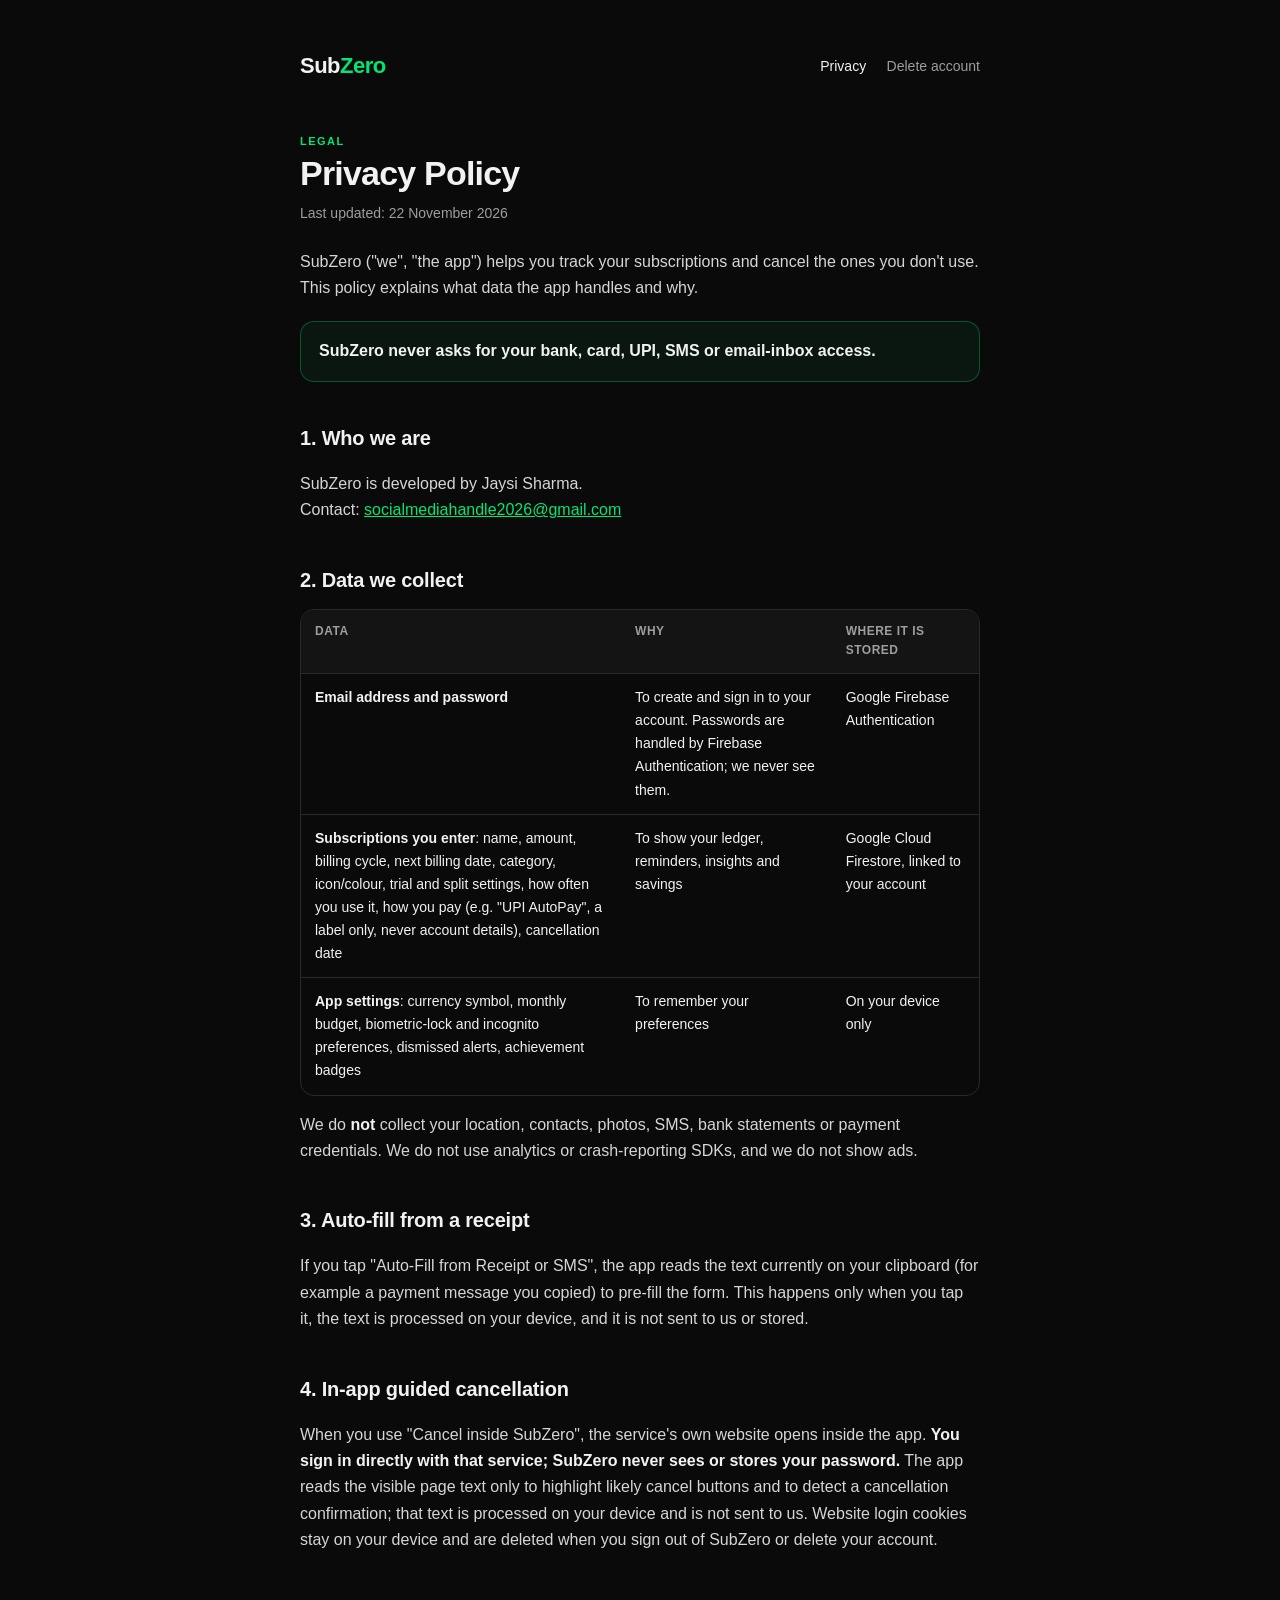
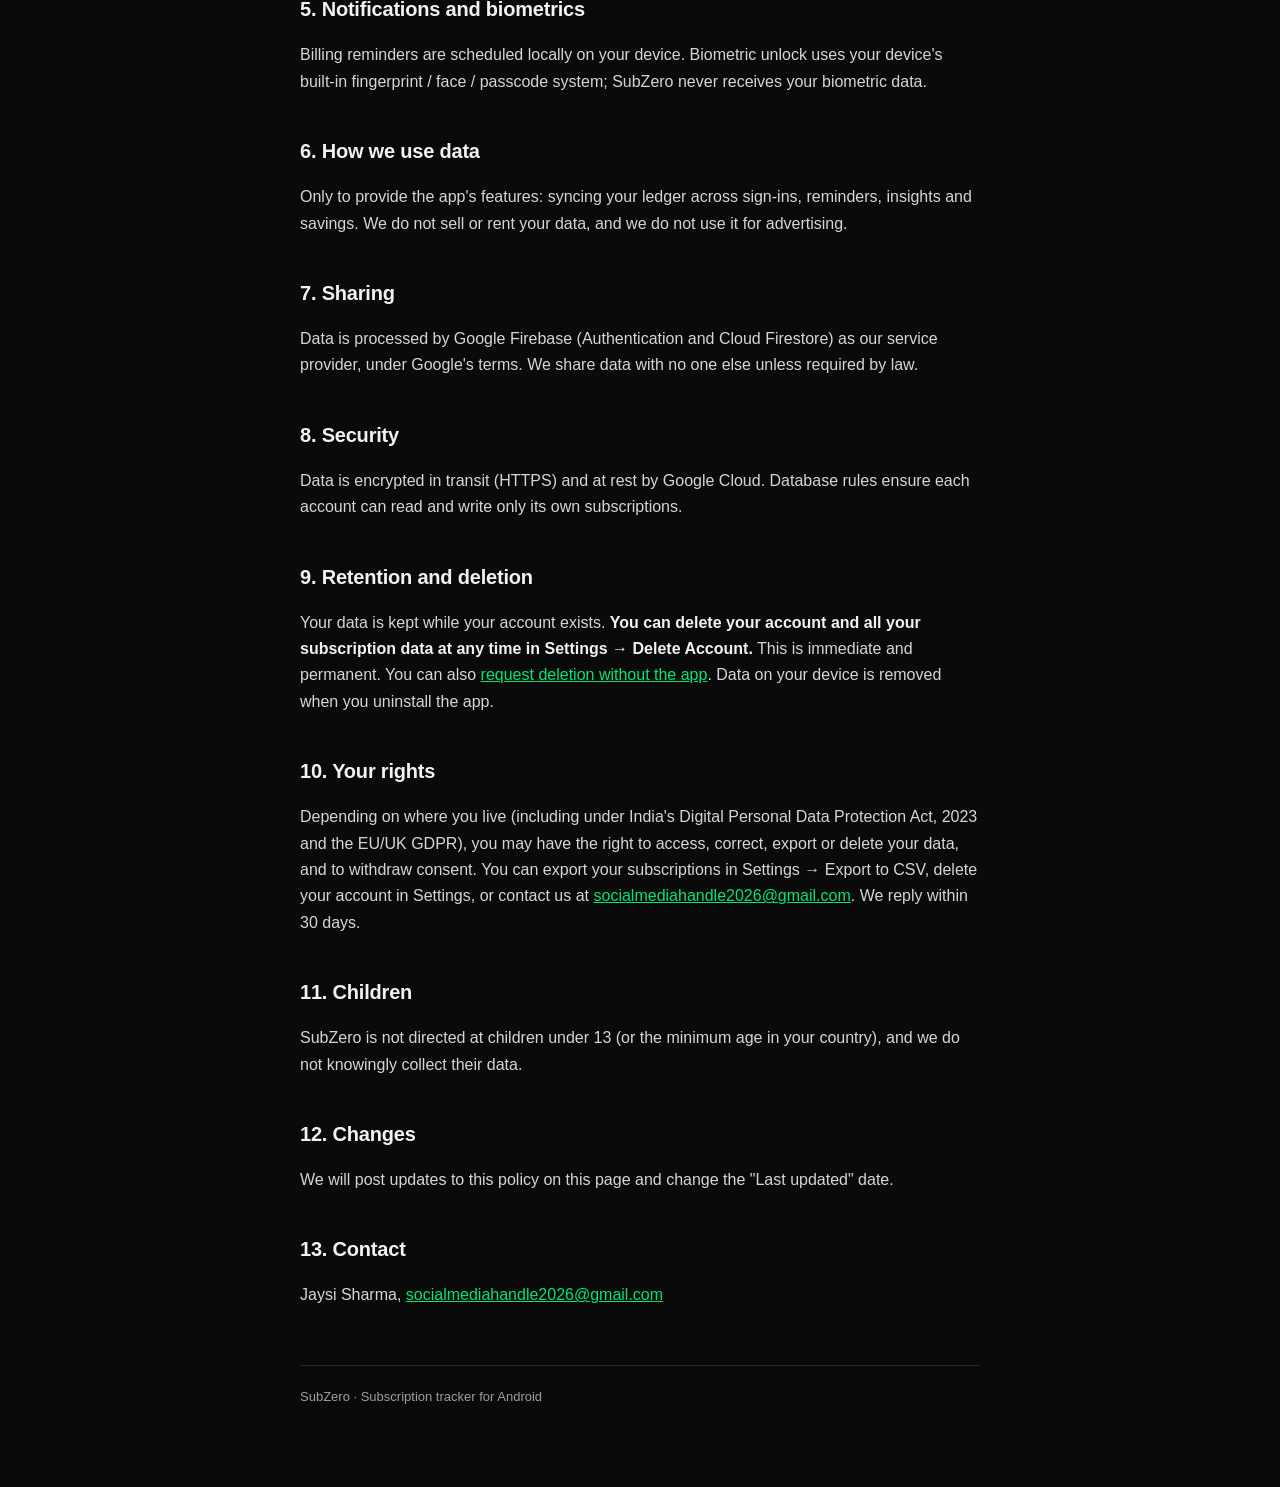
<file: index.html>
<!doctype html>
<html lang="en">
<head>
  <meta charset="utf-8">
  <meta name="viewport" content="width=device-width, initial-scale=1">
  <title>SubZero Privacy Policy</title>
  <meta name="description" content="How the SubZero subscription tracker app handles your data.">
  <link rel="stylesheet" href="style.css">
</head>
<body>
<main>
  <nav>
    <a class="brand" href="./">Sub<span>Zero</span></a>
    <div class="links">
      <a href="./" aria-current="page">Privacy</a>
      <a href="delete-account.html">Delete account</a>
    </div>
  </nav>

  <p class="eyebrow">Legal</p>
  <h1>Privacy Policy</h1>
  <p class="updated">Last updated: 22 November 2026</p>

  <p>SubZero ("we", "the app") helps you track your subscriptions and cancel the ones you don't use. This policy explains what data the app handles and why.</p>
  <div class="callout"><strong>SubZero never asks for your bank, card, UPI, SMS or email-inbox access.</strong></div>

  <h2>1. Who we are</h2>
  <p>SubZero is developed by Jaysi Sharma.<br>
  Contact: <a href="mailto:socialmediahandle2026@gmail.com">socialmediahandle2026@gmail.com</a></p>

  <h2>2. Data we collect</h2>
  <div class="table-wrap">
    <table>
      <thead><tr><th>Data</th><th>Why</th><th>Where it is stored</th></tr></thead>
      <tbody>
        <tr>
          <td><strong>Email address and password</strong></td>
          <td>To create and sign in to your account. Passwords are handled by Firebase Authentication; we never see them.</td>
          <td>Google Firebase Authentication</td>
        </tr>
        <tr>
          <td><strong>Subscriptions you enter</strong>: name, amount, billing cycle, next billing date, category, icon/colour, trial and split settings, how often you use it, how you pay (e.g. "UPI AutoPay", a label only, never account details), cancellation date</td>
          <td>To show your ledger, reminders, insights and savings</td>
          <td>Google Cloud Firestore, linked to your account</td>
        </tr>
        <tr>
          <td><strong>App settings</strong>: currency symbol, monthly budget, biometric-lock and incognito preferences, dismissed alerts, achievement badges</td>
          <td>To remember your preferences</td>
          <td>On your device only</td>
        </tr>
      </tbody>
    </table>
  </div>
  <p>We do <strong>not</strong> collect your location, contacts, photos, SMS, bank statements or payment credentials. We do not use analytics or crash-reporting SDKs, and we do not show ads.</p>

  <h2>3. Auto-fill from a receipt</h2>
  <p>If you tap "Auto-Fill from Receipt or SMS", the app reads the text currently on your clipboard (for example a payment message you copied) to pre-fill the form. This happens only when you tap it, the text is processed on your device, and it is not sent to us or stored.</p>

  <h2>4. In-app guided cancellation</h2>
  <p>When you use "Cancel inside SubZero", the service's own website opens inside the app. <strong>You sign in directly with that service; SubZero never sees or stores your password.</strong> The app reads the visible page text only to highlight likely cancel buttons and to detect a cancellation confirmation; that text is processed on your device and is not sent to us. Website login cookies stay on your device and are deleted when you sign out of SubZero or delete your account.</p>

  <h2>5. Notifications and biometrics</h2>
  <p>Billing reminders are scheduled locally on your device. Biometric unlock uses your device's built-in fingerprint / face / passcode system; SubZero never receives your biometric data.</p>

  <h2>6. How we use data</h2>
  <p>Only to provide the app's features: syncing your ledger across sign-ins, reminders, insights and savings. We do not sell or rent your data, and we do not use it for advertising.</p>

  <h2>7. Sharing</h2>
  <p>Data is processed by Google Firebase (Authentication and Cloud Firestore) as our service provider, under Google's terms. We share data with no one else unless required by law.</p>

  <h2>8. Security</h2>
  <p>Data is encrypted in transit (HTTPS) and at rest by Google Cloud. Database rules ensure each account can read and write only its own subscriptions.</p>

  <h2>9. Retention and deletion</h2>
  <p>Your data is kept while your account exists. <strong>You can delete your account and all your subscription data at any time in Settings → Delete Account.</strong> This is immediate and permanent. You can also <a href="delete-account.html">request deletion without the app</a>. Data on your device is removed when you uninstall the app.</p>

  <h2>10. Your rights</h2>
  <p>Depending on where you live (including under India's Digital Personal Data Protection Act, 2023 and the EU/UK GDPR), you may have the right to access, correct, export or delete your data, and to withdraw consent. You can export your subscriptions in Settings → Export to CSV, delete your account in Settings, or contact us at <a href="mailto:socialmediahandle2026@gmail.com">socialmediahandle2026@gmail.com</a>. We reply within 30 days.</p>

  <h2>11. Children</h2>
  <p>SubZero is not directed at children under 13 (or the minimum age in your country), and we do not knowingly collect their data.</p>

  <h2>12. Changes</h2>
  <p>We will post updates to this policy on this page and change the "Last updated" date.</p>

  <h2>13. Contact</h2>
  <p>Jaysi Sharma, <a href="mailto:socialmediahandle2026@gmail.com">socialmediahandle2026@gmail.com</a></p>

  <footer>SubZero · Subscription tracker for Android</footer>
</main>
</body>
</html>
</file>
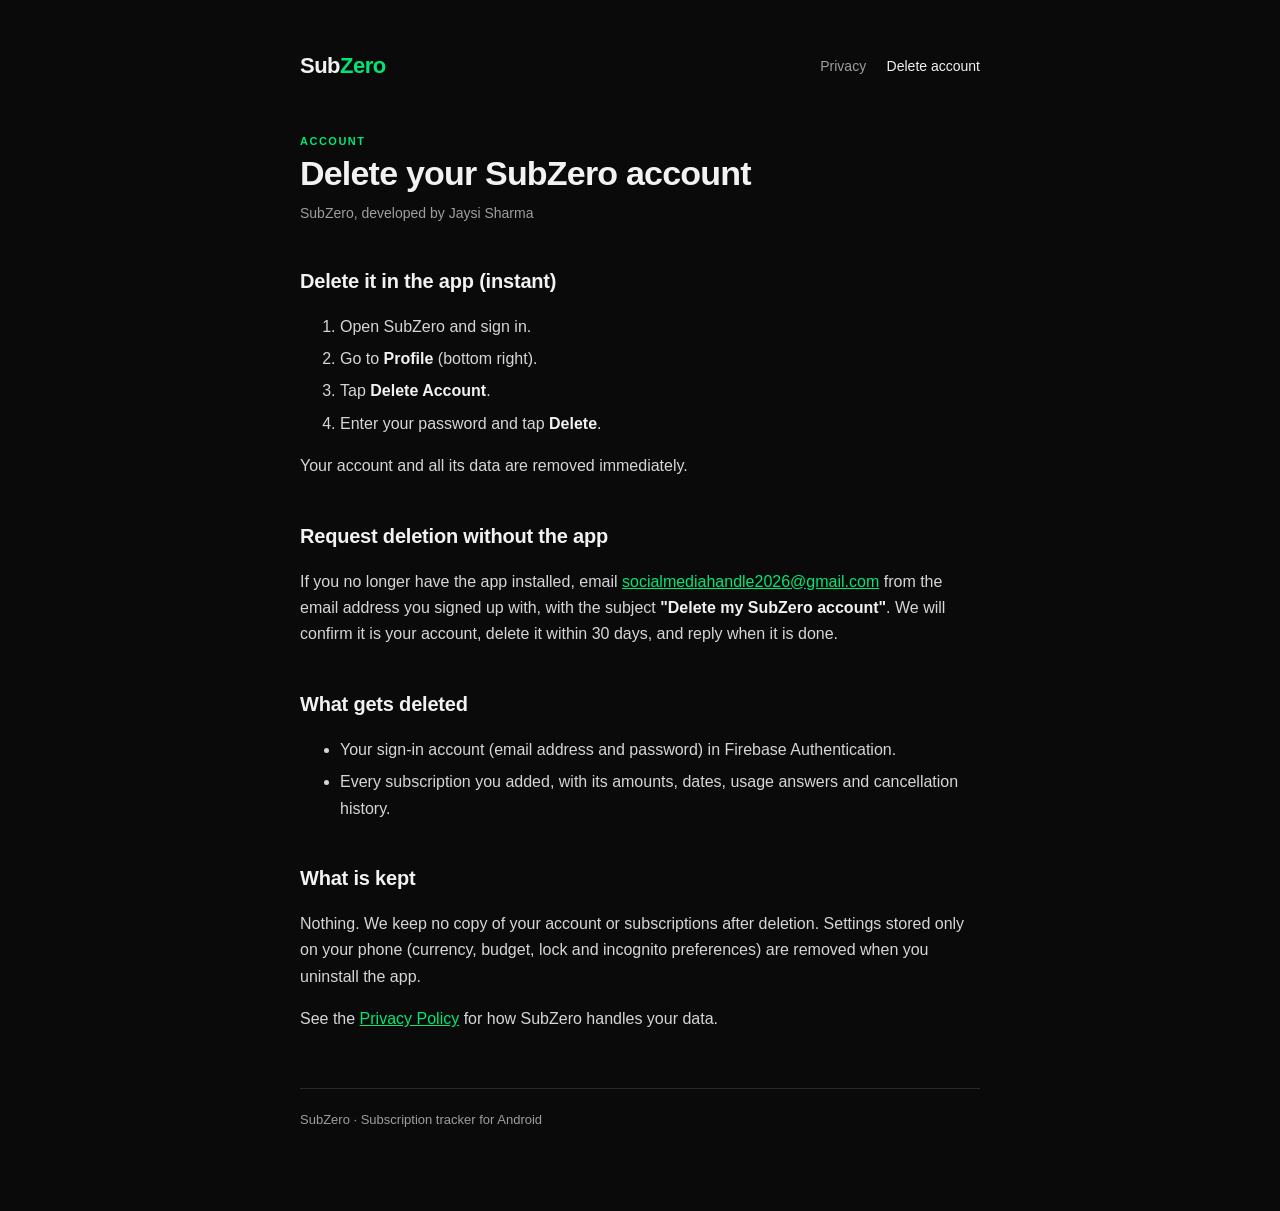
<file: delete-account.html>
<!doctype html>
<html lang="en">
<head>
  <meta charset="utf-8">
  <meta name="viewport" content="width=device-width, initial-scale=1">
  <title>Delete Your SubZero Account</title>
  <meta name="description" content="How to delete your SubZero account and data.">
  <link rel="stylesheet" href="style.css">
</head>
<body>
<main>
  <nav>
    <a class="brand" href="./">Sub<span>Zero</span></a>
    <div class="links">
      <a href="./">Privacy</a>
      <a href="delete-account.html" aria-current="page">Delete account</a>
    </div>
  </nav>

  <p class="eyebrow">Account</p>
  <h1>Delete your SubZero account</h1>
  <p class="updated">SubZero, developed by Jaysi Sharma</p>

  <h2>Delete it in the app (instant)</h2>
  <ol>
    <li>Open SubZero and sign in.</li>
    <li>Go to <strong>Profile</strong> (bottom right).</li>
    <li>Tap <strong>Delete Account</strong>.</li>
    <li>Enter your password and tap <strong>Delete</strong>.</li>
  </ol>
  <p>Your account and all its data are removed immediately.</p>

  <h2>Request deletion without the app</h2>
  <p>If you no longer have the app installed, email
    <a href="mailto:socialmediahandle2026@gmail.com?subject=Delete%20my%20SubZero%20account">socialmediahandle2026@gmail.com</a>
    from the email address you signed up with, with the subject <strong>"Delete my SubZero account"</strong>.
    We will confirm it is your account, delete it within 30 days, and reply when it is done.</p>

  <h2>What gets deleted</h2>
  <ul>
    <li>Your sign-in account (email address and password) in Firebase Authentication.</li>
    <li>Every subscription you added, with its amounts, dates, usage answers and cancellation history.</li>
  </ul>

  <h2>What is kept</h2>
  <p>Nothing. We keep no copy of your account or subscriptions after deletion. Settings stored only on your phone (currency, budget, lock and incognito preferences) are removed when you uninstall the app.</p>

  <p>See the <a href="./">Privacy Policy</a> for how SubZero handles your data.</p>

  <footer>SubZero · Subscription tracker for Android</footer>
</main>
</body>
</html>
</file>
<file: style.css>
:root {
  --bg: #0a0a0a;
  --surface: #141414;
  --border: #2a2a2a;
  --text: #f2f2f2;
  --muted: #9e9e9e;
  --accent: #00e676;
}

* { box-sizing: border-box; }

body {
  margin: 0;
  background: var(--bg);
  color: var(--text);
  font: 16px/1.65 -apple-system, BlinkMacSystemFont, "Segoe UI", Roboto, Helvetica, Arial, sans-serif;
}

main {
  max-width: 720px;
  margin: 0 auto;
  padding: 48px 20px 80px;
}

.brand {
  font-size: 22px;
  font-weight: 900;
  letter-spacing: -0.5px;
  text-decoration: none;
  color: var(--text);
}
.brand span { color: var(--accent); }

nav { display: flex; justify-content: space-between; align-items: center; gap: 16px; flex-wrap: wrap; }
nav .links a { color: var(--muted); text-decoration: none; margin-left: 16px; font-size: 14px; }
nav .links a:hover, nav .links a[aria-current] { color: var(--text); }

.eyebrow {
  margin: 48px 0 4px;
  color: var(--accent);
  font-size: 11px;
  font-weight: 800;
  letter-spacing: 1.5px;
  text-transform: uppercase;
}

h1 { margin: 0 0 8px; font-size: 34px; line-height: 1.15; letter-spacing: -0.8px; }
h2 { margin: 40px 0 8px; font-size: 20px; letter-spacing: -0.2px; }
.updated { color: var(--muted); margin: 0 0 24px; font-size: 14px; }

p, li { color: #d6d6d6; }
strong { color: var(--text); }
a { color: var(--accent); }

.callout {
  border: 1px solid rgba(0, 230, 118, 0.3);
  background: rgba(0, 230, 118, 0.06);
  border-radius: 14px;
  padding: 16px 18px;
  margin: 20px 0;
}

.table-wrap { overflow-x: auto; margin: 12px 0; border: 1px solid var(--border); border-radius: 14px; }
table { width: 100%; border-collapse: collapse; font-size: 14px; min-width: 540px; }
th, td { text-align: left; vertical-align: top; padding: 12px 14px; border-bottom: 1px solid var(--border); }
th { background: var(--surface); color: var(--muted); font-size: 12px; letter-spacing: 0.5px; text-transform: uppercase; }
tr:last-child td { border-bottom: 0; }

ol li, ul li { margin: 6px 0; }

footer { margin-top: 56px; padding-top: 20px; border-top: 1px solid var(--border); color: var(--muted); font-size: 13px; }
</file>
